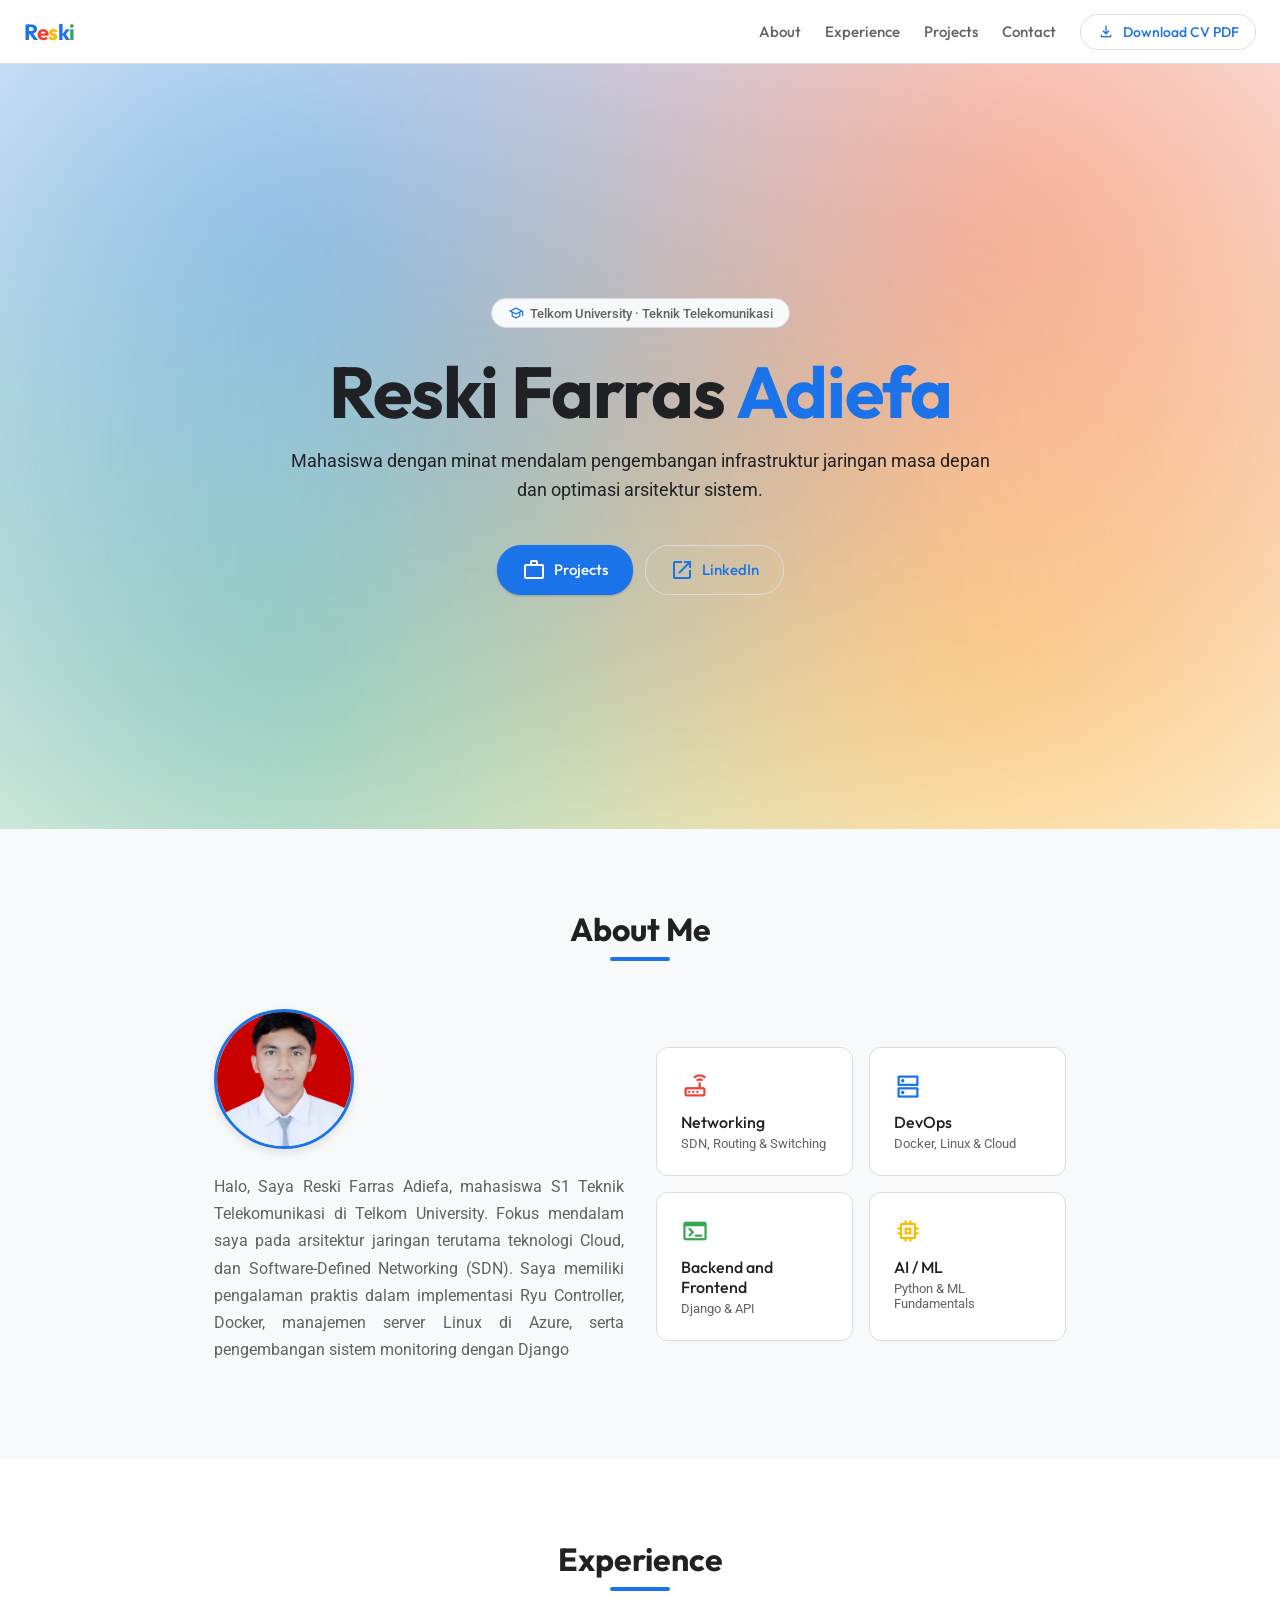
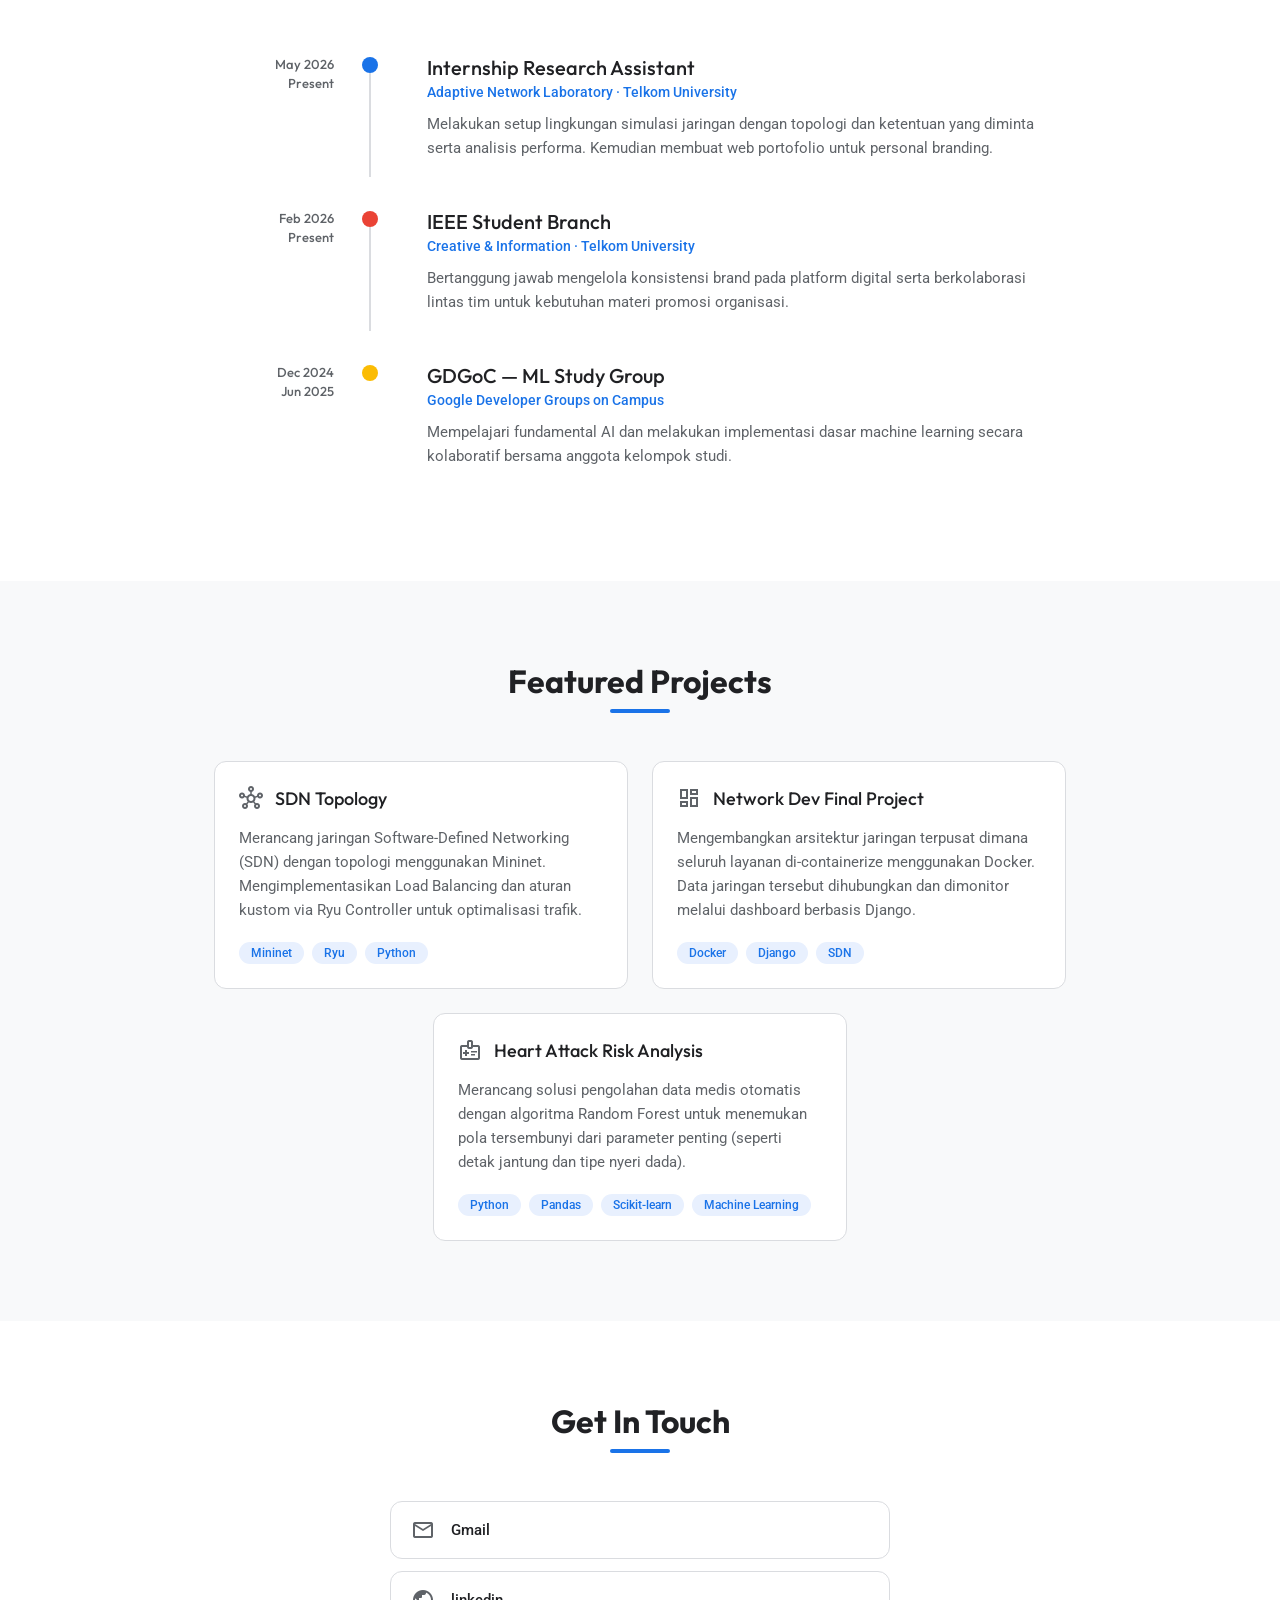
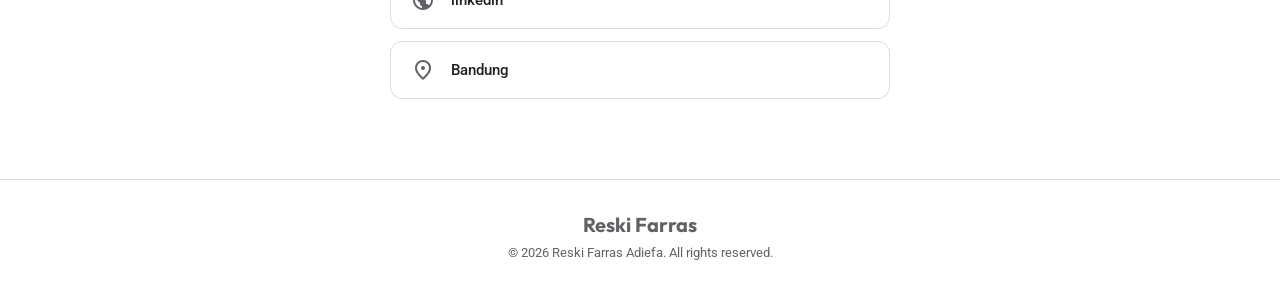
<file: index.html>
<!DOCTYPE html>
<html lang="en">
<head>
<meta charset="UTF-8">
<meta name="viewport" content="width=device-width, initial-scale=1.0">
<title>Reski Farras Adiefa | Portfolio</title>
<link rel="icon" type="image/png" href="./images/person.png">
<link href="https://fonts.googleapis.com/css2?family=Outfit:wght@400;500;700&family=Roboto:wght@300;400;500&display=swap" rel="stylesheet">
<link href="https://fonts.googleapis.com/css2?family=Material+Symbols+Outlined:opsz,wght,FILL,GRAD@24,400,0,0" rel="stylesheet" />
<link rel="stylesheet" href="./css/style.css">

</head>
<body>

<nav id="navbar">
  <a href="#" class="nav-logo">
    <span class="r1">R</span><span class="e">e</span><span class="s">s</span><span class="k">k</span><span class="i">i</span>
  </a>
  
  <div class="menu-toggle" id="mobile-menu">
    <span class="material-symbols-outlined" style="font-size: 28px;">menu</span>
  </div>

  <div class="nav-links" id="nav-links">
    <a href="#about" class="nav-link">About</a>
    <a href="#exp" class="nav-link">Experience</a>
    <a href="#projects" class="nav-link">Projects</a>
    <a href="#contact" class="nav-link">Contact</a>
  
    <a href="./cv-reski.pdf" target="_blank" class="btn btn-s about-cv-btn">
      <span class="material-symbols-outlined" style="font-size: 18px;">download</span> Download CV PDF
    </a>

  </div>
</nav>

<section id="hero">
  <div class="hero-inner r">
    <div class="hero-tag">
      <span class="material-symbols-outlined">school</span>
      Telkom University · Teknik Telekomunikasi
    </div>
    <h1>Reski Farras <span>Adiefa</span></h1>
    <p class="hero-desc">Mahasiswa dengan minat mendalam pengembangan infrastruktur jaringan masa depan dan optimasi arsitektur sistem.</p>
    <div class="hero-btns">
      <a href="#projects" class="btn btn-p">
        <span class="material-symbols-outlined">work</span> Projects
      </a>
    
      <a href="https://linkedin.com/in/reski-farras-adiefa-113409315/" target="_blank" class="btn btn-s">
        <span class="material-symbols-outlined">open_in_new</span> LinkedIn
      </a>
    </div>
  </div>
</section>

<section class="section" id="about">
  <div class="wrap">
    <div class="sec-head r"><h2 class="sec-title">About Me</h2><div class="sec-line"></div></div>
    <div class="about-grid">
      <div class="about-text r">
        
        <div class="about-profile-group">
          <img src="./images/profil.jpeg" alt="Reski Farras Adiefa" class="about-img">
          
        </div>
        
        <p style="text-align: justify;">Halo, Saya Reski Farras Adiefa, mahasiswa S1 Teknik Telekomunikasi di Telkom University. Fokus mendalam saya pada arsitektur jaringan terutama teknologi Cloud, dan Software-Defined Networking (SDN). Saya memiliki pengalaman praktis dalam implementasi Ryu Controller, Docker, manajemen server Linux di Azure, serta pengembangan sistem monitoring dengan Django</p>
      </div>
      
      <div class="about-cards r" style="transition-delay:.1s">
        <div class="g-card">
          <span class="material-symbols-outlined acard-ico" style="color:var(--g-red)">router</span>
          <div class="acard-t">Networking</div>
          <div class="acard-s">SDN, Routing & Switching</div>
        </div>
        <div class="g-card">
          <span class="material-symbols-outlined acard-ico" style="color:var(--g-blue)">dns</span>
          <div class="acard-t">DevOps</div>
          <div class="acard-s">Docker, Linux & Cloud</div>
        </div>
        <div class="g-card">
          <span class="material-symbols-outlined acard-ico" style="color:var(--g-green)">terminal</span>
          <div class="acard-t">Backend and Frontend</div>
          <div class="acard-s">Django & API </div>
        </div>
        <div class="g-card">
          <span class="material-symbols-outlined acard-ico" style="color:var(--g-yellow)">memory</span>
          <div class="acard-t">AI / ML</div>
          <div class="acard-s">Python & ML Fundamentals</div>
        </div>
      </div>
    </div>
  </div>
</section>

<section class="section" id="exp">
  <div class="wrap">
    <div class="sec-head r"><h2 class="sec-title">Experience</h2><div class="sec-line"></div></div>
    <div class="timeline">
      
      <div class="tl-item r">
        <div class="tl-left"><div class="tl-date">May 2026<br>Present</div></div>
        <div class="tl-mid"><div class="tl-dot"></div><div class="tl-line"></div></div>
        <div class="tl-content">
          <div class="tl-title">Internship Research Assistant</div>
          <div class="tl-org">Adaptive Network Laboratory · Telkom University</div>
          <div class="tl-desc">Melakukan setup lingkungan simulasi jaringan dengan topologi dan ketentuan yang diminta serta analisis performa. Kemudian membuat web portofolio untuk personal branding.</div>
        </div>
      </div>
      
      <div class="tl-item r" style="transition-delay:.1s">
        <div class="tl-left"><div class="tl-date">Feb 2026<br>Present</div></div>
        <div class="tl-mid"><div class="tl-dot"></div><div class="tl-line"></div></div>
        <div class="tl-content">
          <div class="tl-title">IEEE Student Branch</div>
          <div class="tl-org">Creative & Information · Telkom University</div>
          <div class="tl-desc">Bertanggung jawab mengelola konsistensi brand pada platform digital serta berkolaborasi lintas tim untuk kebutuhan materi promosi organisasi.</div>
        </div>
      </div>
      
      <div class="tl-item r" style="transition-delay:.2s">
        <div class="tl-left"><div class="tl-date">Dec 2024<br>Jun 2025</div></div>
        <div class="tl-mid"><div class="tl-dot"></div><div class="tl-line"></div></div>
        <div class="tl-content">
          <div class="tl-title">GDGoC — ML Study Group</div>
          <div class="tl-org">Google Developer Groups on Campus</div>
          <div class="tl-desc">Mempelajari fundamental AI dan melakukan implementasi dasar machine learning secara kolaboratif bersama anggota kelompok studi.</div>
        </div>
      </div>

    </div>
  </div>
</section>

<section class="section" id="projects">
  <div class="wrap">
    <div class="sec-head r"><h2 class="sec-title">Featured Projects</h2><div class="sec-line"></div></div>
    <div class="proj-grid r">
      
      <div class="g-card">
        <div class="pcard-top">
          <span class="material-symbols-outlined pcard-ico">hub</span>
          <div class="pcard-title">SDN Topology</div>
        </div>
        <div class="pcard-desc">Merancang jaringan Software-Defined Networking (SDN) dengan topologi menggunakan Mininet. Mengimplementasikan Load Balancing dan aturan kustom via Ryu Controller untuk optimalisasi trafik.</div>
        <div class="tags">
          <span class="tag">Mininet</span><span class="tag">Ryu</span><span class="tag">Python</span>
        </div>
      </div>
      
      <div class="g-card">
        <div class="pcard-top">
          <span class="material-symbols-outlined pcard-ico">dashboard</span>
          <div class="pcard-title">Network Dev Final Project</div>
        </div>
        <div class="pcard-desc">Mengembangkan arsitektur jaringan terpusat dimana seluruh layanan di-containerize menggunakan Docker. Data jaringan tersebut dihubungkan dan dimonitor melalui dashboard berbasis Django.</div>
        <div class="tags">
          <span class="tag">Docker</span><span class="tag">Django</span><span class="tag">SDN</span>
        </div>
      </div>

      <div class="g-card">
        <div class="pcard-top">
          <span class="material-symbols-outlined pcard-ico">medical_information</span>
          <div class="pcard-title">Heart Attack Risk Analysis</div>
        </div>
        <div class="pcard-desc">Merancang solusi pengolahan data medis otomatis dengan algoritma Random Forest untuk menemukan pola tersembunyi dari parameter penting (seperti detak jantung dan tipe nyeri dada).</div>
        <div class="tags">
          <span class="tag">Python</span><span class="tag">Pandas</span><span class="tag">Scikit-learn</span><span class="tag">Machine Learning</span>
        </div>
      </div>

    </div>
  </div>
</section>

<section class="section" id="contact">
  <div class="wrap">
    <div class="sec-head r"><h2 class="sec-title">Get In Touch</h2><div class="sec-line"></div></div>
    <div class="contact-links r">
      <a class="g-card clink" href="mailto:adiefareski02@gmail.com">
        <span class="material-symbols-outlined clink-ico">mail</span>
        <span class="clink-val">Gmail</span>
      </a>
      <a class="g-card clink" href="https://linkedin.com/in/reski-farras-adiefa-113409315/" target="_blank">
        <span class="material-symbols-outlined clink-ico">public</span>
        <span class="clink-val">linkedin</span>
      </a>
      <div class="g-card clink">
        <span class="material-symbols-outlined clink-ico">location_on</span>
        <span class="clink-val">Bandung</span>
      </div>
    </div>
  </div>
</section>

<footer>
  <div class="f-logo">Reski Farras</div>
  <div class="f-copy">© 2026 Reski Farras Adiefa. All rights reserved.</div>
</footer>

<script>
// Intersection Observer for Scroll Reveal
const io = new IntersectionObserver(entries => {
  entries.forEach(e => {
    if(e.isIntersecting) e.target.classList.add('on');
  });
}, { threshold: 0.1 });
document.querySelectorAll('.r').forEach(el => io.observe(el));

// Scroll Spy for Navbar
const sections = document.querySelectorAll("section");
const navLinks = document.querySelectorAll(".nav-link");
const navbar = document.getElementById("navbar");

window.addEventListener("scroll", () => {
  let current = "";
  
  // Add shadow to navbar when scrolled
  if (window.scrollY > 10) {
    navbar.classList.add("scrolled");
  } else {
    navbar.classList.remove("scrolled");
  }

  // Determine which section is currently in view
  sections.forEach((section) => {
    const sectionTop = section.offsetTop;
    if (pageYOffset >= sectionTop - 150) {
      current = section.getAttribute("id");
    }
  });

  // Highlight the correct nav link
  navLinks.forEach((link) => {
    link.classList.remove("active");
    if (link.getAttribute("href").substring(1) === current) {
      link.classList.add("active");
    }
  });
});



// --- LOGIKA HAMBURGER MENU ---
const mobileMenu = document.getElementById('mobile-menu');
const navMenu = document.getElementById('nav-links');
const menuIcon = mobileMenu.querySelector('.material-symbols-outlined');

mobileMenu.addEventListener('click', () => {
  navMenu.classList.toggle('active');
  
  // Ubah icon dari garis tiga (menu) jadi silang (close)
  if(navMenu.classList.contains('active')) {
    menuIcon.textContent = 'close';
  } else {
    menuIcon.textContent = 'menu';
  }
});

// Otomatis tutup menu kalau user udah nge-klik salah satu link
document.querySelectorAll('.nav-link').forEach(link => {
  link.addEventListener('click', () => {
    navMenu.classList.remove('active');
    menuIcon.textContent = 'menu';
  });
});


</script>
</body>
</html>
</file>
<file: css/style.css>
*,*::before,*::after{box-sizing:border-box;margin:0;padding:0}
:root{
  --bg-main: #ffffff;
  --bg-alt: #f8f9fa;
  --text-main: #202124;
  --text-muted: #5f6368;
  --border: #dadce0;
  
  --g-blue: #1a73e8;
  --g-red: #ea4335;
  --g-yellow: #fbbc04;
  --g-green: #34a853;
  --g-blue-light: #e8f0fe;

  --font-disp: 'Outfit', sans-serif;
  --font-body: 'Roboto', sans-serif;
}
html{scroll-behavior:smooth;}
body{background:var(--bg-main);color:var(--text-main);font-family:var(--font-body);overflow-x:hidden;-webkit-font-smoothing:antialiased;}

/* ── NAV ── */
nav{
  position:sticky;top:0;z-index:100;
  background:rgba(255, 255, 255, 0.95);
  backdrop-filter: blur(8px);
  border-bottom:1px solid var(--border);
  display:flex;align-items:center;height:64px;padding:0 24px;gap:24px;
  transition: box-shadow 0.3s ease;
}
nav.scrolled { box-shadow: 0 2px 10px rgba(0,0,0,0.1); }

.nav-logo{font-family:var(--font-disp);font-size:22px;font-weight:700;letter-spacing:-0.5px;margin-right:auto;text-decoration:none;transition: transform 0.3s ease;}
.nav-logo:hover{transform: scale(1.05);}
.nav-logo .r1{color:var(--g-blue);}
.nav-logo .e{color:var(--g-red);}
.nav-logo .s{color:var(--g-yellow);}
.nav-logo .k{color:var(--g-blue);}
.nav-logo .i{color:var(--g-green);}

.nav-links{display:flex;gap:24px;overflow-x:auto;-ms-overflow-style:none;scrollbar-width:none;}
.nav-links::-webkit-scrollbar{display:none;}

/* Nav Link Hover & Active State */
.nav-link{
  font-family:var(--font-disp);font-size:15px;font-weight:500;
  color:var(--text-muted);text-decoration:none;white-space:nowrap;
  position: relative;
  padding: 8px 0;
  transition:color .3s ease;
}
.nav-link::after {
  content: '';
  position: absolute;
  bottom: 0;
  left: 50%;
  width: 0;
  height: 3px;
  background: var(--g-blue);
  border-radius: 2px 2px 0 0;
  transition: all 0.3s ease;
  transform: translateX(-50%);
}
.nav-link:hover, .nav-link.active { color: var(--g-blue); font-weight: 700; }
.nav-link:hover::after, .nav-link.active::after { width: 100%; }

/* ── HERO ── */
#hero {
  min-height: 85vh;
  display: flex;
  align-items: center;
  justify-content: center;
  padding: 80px 24px;
  text-align: center;
  background: var(--bg-main);
  /* Tambahan wajib biar blur ga keluar batas */
  position: relative;
  overflow: hidden; 
}

/* Sihir Background Blur Google */
#hero::before {
  content: "";
  position: absolute;
  top: -20%; left: -20%; width: 140%; height: 140%;
  background:
    radial-gradient(circle at 30% 30%, rgba(26, 115, 232, 0.4) 0%, transparent 50%), /* G-Blue */
    radial-gradient(circle at 70% 30%, rgba(234, 67, 53, 0.4) 0%, transparent 50%), /* G-Red */
    radial-gradient(circle at 70% 70%, rgba(251, 188, 4, 0.4) 0%, transparent 50%), /* G-Yellow */
    radial-gradient(circle at 30% 70%, rgba(52, 168, 83, 0.4) 0%, transparent 50%); /* G-Green */
  filter: blur(50px);
  z-index: 0;
  pointer-events: none; /* Penting: Biar efek ini gak nutupin klik tombol */
  animation: floatBg 15s ease-in-out infinite alternate;
}

/* Biar text dan konten ada di depan background blur */
.hero-inner {
  max-width: 700px;
  position: relative;
  z-index: 1; 
}

.hero-tag {
  font-family: var(--font-body); font-size: 13px; font-weight: 500;
  color: var(--text-muted);
  display: inline-flex; align-items: center; gap: 6px;
  background: var(--bg-alt); border: 1px solid var(--border); border-radius: 16px;
  padding: 6px 16px; margin-bottom: 24px;
  transition: all 0.3s ease;
}
.hero-tag:hover { background: var(--g-blue-light); border-color: var(--g-blue); color: var(--g-blue); }
.hero-tag .material-symbols-outlined { font-size: 16px; color: var(--g-blue); }

h1 { font-family: var(--font-disp); font-size: clamp(42px, 8vw, 72px); font-weight: 700; line-height: 1.1; color: var(--text-main); margin-bottom: 16px; letter-spacing: -1px; }
h1 span { color: var(--g-blue); }
.hero-desc { font-size: 18px; line-height: 1.6; color: var(--text-main); font-weight: 400; margin-bottom: 40px; }

.hero-btns { display: flex; gap: 12px; justify-content: center; flex-wrap: wrap; }
.btn {
  font-family: var(--font-disp); font-size: 15px; font-weight: 500;
  padding: 12px 24px; border-radius: 24px;
  text-decoration: none; display: inline-flex; align-items: center; gap: 8px;
  transition: all .3s cubic-bezier(0.25, 0.8, 0.25, 1);
}
.btn-p { background: var(--g-blue); color: #fff; border: 1px solid var(--g-blue); box-shadow: 0 1px 2px 0 rgba(60, 64, 67, 0.3); }
.btn-p:hover { background: #1765cc; box-shadow: 0 4px 8px 3px rgba(60, 64, 67, 0.15); transform: translateY(-2px); }
.btn-s { background: transparent; color: var(--g-blue); border: 1px solid var(--border); }
.btn-s:hover { background: var(--g-blue-light); border-color: var(--g-blue-light); transform: translateY(-2px); }

/* Animasi background blurnya biar gerak-gerak halus */
@keyframes floatBg {
  0% { transform: scale(1) translate(0, 0); }
  70% { transform: scale(1.05) translate(2%, -2%); }
  100% { transform: scale(1) translate(-2%, 2%); }
}

/* ── SECTION ── */
.section{padding:80px 0;}
.section:nth-child(odd){background:var(--bg-alt);}
.wrap{max-width:900px;margin:0 auto;padding:0 24px;}
.sec-head{margin-bottom:48px;text-align:center;}
.sec-title{font-family:var(--font-disp);font-size:32px;font-weight:700;color:var(--text-main);margin-bottom:8px;}
.sec-line{width:60px;height:4px;background:var(--g-blue);border-radius:2px;margin:0 auto; transition: width 0.3s ease;}
.section:hover .sec-line { width: 100px; }

/* ── CARDS ── */
.g-card {
  background:var(--bg-main);
  border:1px solid var(--border);
  border-radius:12px;
  padding:24px;
  transition:all .3s cubic-bezier(0.25, 0.8, 0.25, 1);
}
.g-card:hover {
  box-shadow: 0 4px 6px rgba(60,64,67,0.15), 0 1px 3px rgba(60,64,67,0.3);
  transform: translateY(-4px);
  border-color: transparent;
}

/* ── ABOUT ── */
.about-grid{display:grid;grid-template-columns:1fr 1fr;gap:32px;align-items:center;}
.about-text p{font-size:16px;line-height:1.7;color:var(--text-muted);margin-bottom:16px;}
.about-text strong{color:var(--text-main);font-weight:500;}

/* Styling Grup Profile (Foto + Tombol) */
/* Bawaan untuk Tampilan HP / Portrait */
.about-profile-group {
  display: flex;
  flex-direction: column; /* Numpuk vertikal ke bawah di HP */
  align-items: center;
  gap: 16px;
  margin-bottom: 24px;
}

.about-img {
  width: 140px;
  height: 140px;
  object-fit: cover;
  border-radius: 50% !important; /* Wajib bulat penuh di setiap kondisi */
  border: 3px solid var(--g-blue);
  box-shadow: 0 4px 10px rgba(0,0,0,0.1);
}

.about-cv-btn {
  padding: 8px 16px;
  font-size: 14px;
}

/* Aturan Khusus Layar Laptop / Desktop / Landscape (Lebar di atas 768px) */
@media(min-width: 768px) {
  .about-profile-group {
    flex-direction: row; /* Berubah jadi horizontal berjejer */
    align-items: center; /* Tombol otomatis presisi di tengah-tengah tinggi foto */
    gap: 24px;
  }
  
  .about-img {
    margin: 0; /* Reset margin bawaan HP */
    border-radius: 50% !important; /* Tetap mempertahankan bentuk bulat murni */
  }
  
  .about-cv-btn {
    margin-left: auto;
    margin-right: auto; /* Sihir utama: Membuat tombol otomatis mengambil posisi center sempurna di sisa ruang kosong sebelum skill cards */
  }
}

/* Aturan Khusus Layar Laptop/PC (Landscape) */
@media(min-width: 768px) {
  .about-profile-group {
    flex-direction: row;      /* Bikin elemen jadi berjajar dari kiri ke kanan */
    justify-content: flex-start; /* Posisinya geser jadi rata kiri */
    align-items: center;      /* Posisinya sejajar lurus secara vertikal */
    gap: 24px;
  }
  
  .about-img {
    border-radius: 16px; /* Di laptop fotonya berubah jadi agak persegi dengan sudut bulat */
  }
}



.about-cards{display:grid;grid-template-columns:1fr 1fr;gap:16px;}
.acard-ico{font-size:28px;margin-bottom:12px;color:var(--g-blue);display:block; transition: transform 0.3s ease;}
.g-card:hover .acard-ico { transform: scale(1.1); }
.acard-t{font-family:var(--font-disp);font-size:16px;font-weight:500;color:var(--text-main);margin-bottom:4px;}
.acard-s{font-size:13px;color:var(--text-muted);}

/* ── EXPERIENCE (Interactive) ── */
.timeline{display:flex;flex-direction:column;gap:0;}
.tl-item{
  display:grid;grid-template-columns:120px 24px 1fr;
  gap:0 24px;padding-bottom:16px;position:relative;
  cursor: default;
}
.tl-left{padding-top:16px;text-align:right;}
.tl-date{font-family:var(--font-disp);font-size:13px;font-weight:500;color:var(--text-muted);line-height:1.4; transition: color 0.3s ease;}
.tl-mid{display:flex;flex-direction:column;align-items:center; padding-top: 18px;}

/* Pulse Animation for Current Job */
@keyframes pulse {
  0% { box-shadow: 0 0 0 0 rgba(26, 115, 232, 0.4); }
  70% { box-shadow: 0 0 0 10px rgba(26, 115, 232, 0); }
  100% { box-shadow: 0 0 0 0 rgba(26, 115, 232, 0); }
}

.tl-dot{width:16px;height:16px;border-radius:50%;flex-shrink:0;z-index:2; transition: all 0.3s cubic-bezier(0.175, 0.885, 0.32, 1.275);}
.tl-item:nth-child(1) .tl-dot {background: var(--g-blue); animation: pulse 2s infinite;}
.tl-item:nth-child(2) .tl-dot {background: var(--g-red);}
.tl-item:nth-child(3) .tl-dot {background: var(--g-yellow);}
.tl-item:nth-child(4) .tl-dot {background: var(--g-green);}

.tl-line{flex:1;width:2px;background:var(--border);margin-top:-4px;}
.tl-item:last-child .tl-line{display:none;}

/* The Interactive Content Box */
.tl-content {
  background: transparent;
  padding: 16px 20px;
  border-radius: 12px;
  border: 1px solid transparent;
  transition: all 0.3s cubic-bezier(0.25, 0.8, 0.25, 1);
}
.tl-title{font-family:var(--font-disp);font-size:20px;font-weight:500;color:var(--text-main);margin-bottom:4px;line-height:1.2; transition: color 0.3s ease;}
.tl-org{font-size:14px;color:var(--g-blue);margin-bottom:12px;font-weight:500;}
.tl-desc{font-size:15px;color:var(--text-muted);line-height:1.6;}

/* Hover Effects for Timeline Item */
.tl-item:hover .tl-content {
  background: var(--bg-main);
  border-color: var(--border);
  box-shadow: 0 4px 12px rgba(0,0,0,0.05);
  transform: translateX(8px);
}
.tl-item:hover .tl-dot { transform: scale(1.4); }
.tl-item:nth-child(1):hover .tl-dot { animation: none; box-shadow: 0 0 0 6px rgba(26, 115, 232, 0.2); }
.tl-item:nth-child(2):hover .tl-dot { box-shadow: 0 0 0 6px rgba(234, 67, 53, 0.2); }
.tl-item:nth-child(3):hover .tl-dot { box-shadow: 0 0 0 6px rgba(251, 188, 4, 0.2); }
.tl-item:nth-child(1):hover .tl-title { color: var(--g-blue); }
.tl-item:nth-child(2):hover .tl-title { color: var(--g-red); }
.tl-item:nth-child(3):hover .tl-title { color: var(--g-yellow); }

/* ── PROJECTS ── */

.proj-grid {
  display: flex;
  flex-wrap: wrap;
  justify-content: center; /* Ini kunci rahasia biar card ke-3 otomatis nengah */
  gap: 24px;
}
.proj-grid > .g-card {
  width: 100%; /* Buat tampilan layar HP biar tetep full dari kiri ke kanan */
}
@media(min-width: 768px) { 
  .proj-grid > .g-card {
    width: calc(50% - 12px); /* Tampilan Laptop: 2 card sejajar. Kalau ada card sisa, bakal ditengahin! */
  } 
}
.pcard-top{display:flex;align-items:center;gap:12px;margin-bottom:16px;}
.pcard-ico{font-size:24px;color:var(--text-muted); transition: color 0.3s ease;}
.g-card:hover .pcard-ico { color: var(--g-blue); }
.pcard-title{font-family:var(--font-disp);font-size:18px;font-weight:500;color:var(--text-main);line-height:1.3;}
.pcard-desc{font-size:15px;color:var(--text-muted);line-height:1.6;margin-bottom:20px;}
.tags{display:flex;flex-wrap:wrap;gap:8px;}
.tag{
  font-family:var(--font-body);font-size:12px;font-weight:500;color:var(--g-blue);
  background:var(--g-blue-light);border-radius:12px;padding:4px 12px;
  transition: all 0.3s ease;
}
.g-card:hover .tag { background: var(--g-blue); color: white; }

/* ── CONTACT ── */
.contact-links{display:flex;flex-direction:column;gap:12px;max-width:500px;margin:0 auto;}
.clink{
  display:flex;align-items:center;gap:16px;padding:16px 20px;
  text-decoration:none; cursor: pointer;
}
.clink-ico{font-size:24px;color:var(--text-muted);display:flex;align-items:center;justify-content:center; transition: transform 0.3s ease;}
.clink-val{font-size:15px;font-weight:500;color:var(--text-main); transition: color 0.3s ease;}
.clink:hover .clink-ico{color:var(--g-blue); transform: scale(1.1) rotate(-10deg);}
.clink:hover .clink-val{color:var(--g-blue);}

/* ── FOOTER ── */
footer{background:var(--bg-main);padding:32px 24px;text-align:center;border-top:1px solid var(--border);}
.f-logo{font-family:var(--font-disp);font-size:20px;font-weight:700;color:var(--text-muted);margin-bottom:8px;}
.f-copy{font-size:13px;color:var(--text-muted);}

/* ── REVEAL ANIMATION ── */
.r{opacity:0;transform:translateY(20px);transition:opacity .6s ease,transform .6s ease;}
.r.on{opacity:1;transform:translateY(0);}

/* ── RESPONSIVE ── */
@media(max-width:768px){
  .about-grid{grid-template-columns:1fr;}
  h1{font-size:42px;}
}
@media(max-width:480px){
  .tl-item{grid-template-columns:80px 16px 1fr;gap:0 12px;}
  .tl-date{font-size:11px;}
  .tl-left{text-align:left;}
  .tl-content { padding: 12px; }
}


/* ── HAMBURGER MENU BUMBU RAHASIA ── */
.menu-toggle {
  display: none; /* Sembunyiin di Laptop */
  cursor: pointer;
  color: var(--text-muted);
  transition: color 0.3s ease;
}
.menu-toggle:hover {
  color: var(--g-blue);
}

/* Modifikasi khusus untuk layar HP */
@media(max-width: 768px) {
  .menu-toggle {
    display: block; /* Munculin garis tiga di HP */
  }
  
  .nav-links {
    position: absolute;
    top: 64px; /* Muncul pas di bawah navbar */
    left: 0;
    width: 100%;
    background: rgba(255, 255, 255, 0.98);
    backdrop-filter: blur(10px);
    flex-direction: column;
    align-items: center;
    gap: 0;
    padding: 10px 0 20px 0;
    border-bottom: 1px solid var(--border);
    box-shadow: 0 4px 10px rgba(0,0,0,0.1);
    
    /* Animasi ngumpet ke atas */
    opacity: 0;
    visibility: hidden;
    transform: translateY(-20px);
    transition: all 0.3s cubic-bezier(0.25, 0.8, 0.25, 1);
  }

  /* Class pemicu animasi saat tombol diklik */
  .nav-links.active {
    opacity: 1;
    visibility: visible;
    transform: translateY(0);
  }

  .nav-link {
    width: 100%;
    text-align: center;
    padding: 15px 0;
    font-size: 16px;
  }
  
  /* Benerin garis bawah pas di hover biar full senyum di HP */
  .nav-link::after {
    bottom: 5px;
  }
}

/* ── TOMBOL CV DI NAVBAR ── */
.nav-cv-btn {
  font-family: var(--font-disp);
  font-size: 14px;
  font-weight: 500;
  color: #fff !important; /* Memaksa warna teks tetap putih */
  background: var(--g-blue);
  border-radius: 20px;
  padding: 6px 14px;
  text-decoration: none;
  display: inline-flex;
  align-items: center;
  gap: 6px;
  transition: all 0.3s cubic-bezier(0.25, 0.8, 0.25, 1);
}

.nav-cv-btn:hover {
  background: #1765cc;
  transform: translateY(-1px);
  box-shadow: 0 2px 6px rgba(26, 115, 232, 0.3);
}

/* Penyesuaian khusus tampilan HP (di dalam Hamburger Menu) */
@media(max-width: 768px) {
  .nav-cv-btn {
    margin-top: 12px;
    width: 85%; /* Biar tombolnya proporsional di layar HP */
    justify-content: center;
    padding: 10px 0;
  }
}
</file>
